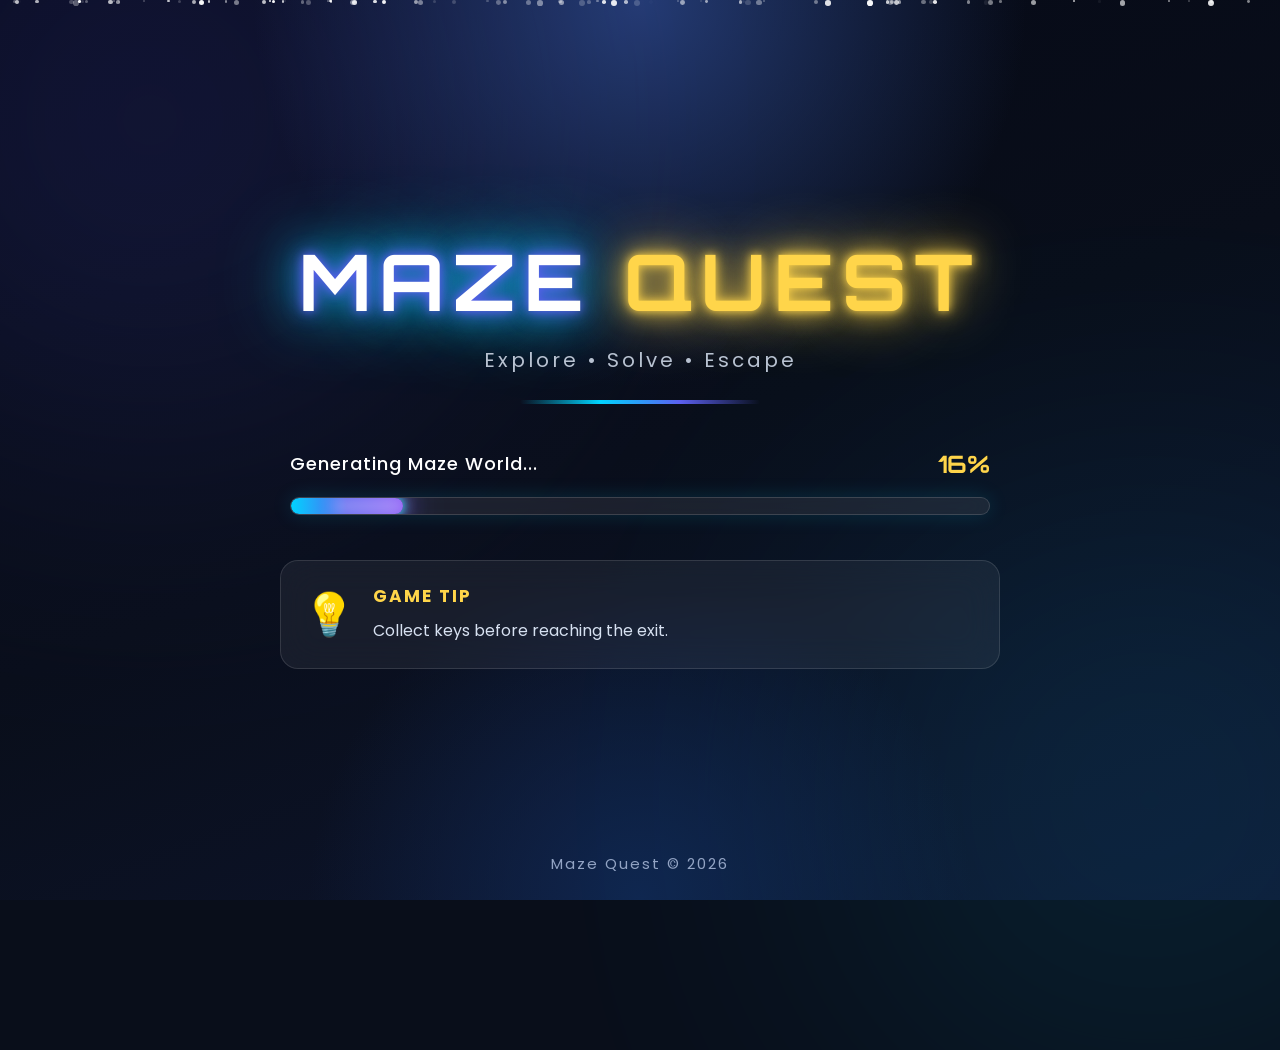
<file: index.html>
<!DOCTYPE html>
<html lang="en">

<head>
    <meta charset="UTF-8">
    <meta name="viewport" content="width=device-width, initial-scale=1.0">

    <title>Maze Quest</title>

    <!-- CSS -->
    <link rel="stylesheet" href="css/splash.css">

    <!-- Google Font -->
    <link rel="preconnect" href="https://fonts.googleapis.com">
    <link rel="preconnect" href="https://fonts.gstatic.com" crossorigin>

    <link href="https://fonts.googleapis.com/css2?family=Orbitron:wght@400;700;900&family=Poppins:wght@300;400;500;600;700&display=swap" rel="stylesheet">

</head>

<body>

    <!-- Animated Background -->
    <div class="background"></div>

    <!-- Floating Particles -->
    <div id="particles"></div>

    <!-- Main Container -->
    <div class="container">

        <!-- Logo -->
        <div class="logo-section">

            <h1 class="logo">
                MAZE
                <span>QUEST</span>
            </h1>

            <p class="tagline">
                Explore • Solve • Escape
            </p>

        </div>

        <!-- Loading Section -->
        <div class="loading-section">

            <div class="loading-text">

                <span id="loadingMessage">
                    Initializing Maze Engine...
                </span>

                <span id="percentage">
                    0%
                </span>

            </div>

            <div class="progress-bar">

                <div class="progress">

                </div>

            </div>

        </div>

        <!-- Tip Box -->

        <div class="tip-box">

            <div class="tip-icon">
                💡
            </div>

            <div class="tip-content">

                <h3>GAME TIP</h3>

                <p id="gameTip">

                    BFS always finds the shortest path in an unweighted maze.

                </p>

            </div>

        </div>

    </div>

    <!-- Footer -->

    <div class="footer">

        Maze Quest © 2026

    </div>

    <!-- JavaScript -->

    <script src="js/splash.js"></script>

</body>

</html>
</file>
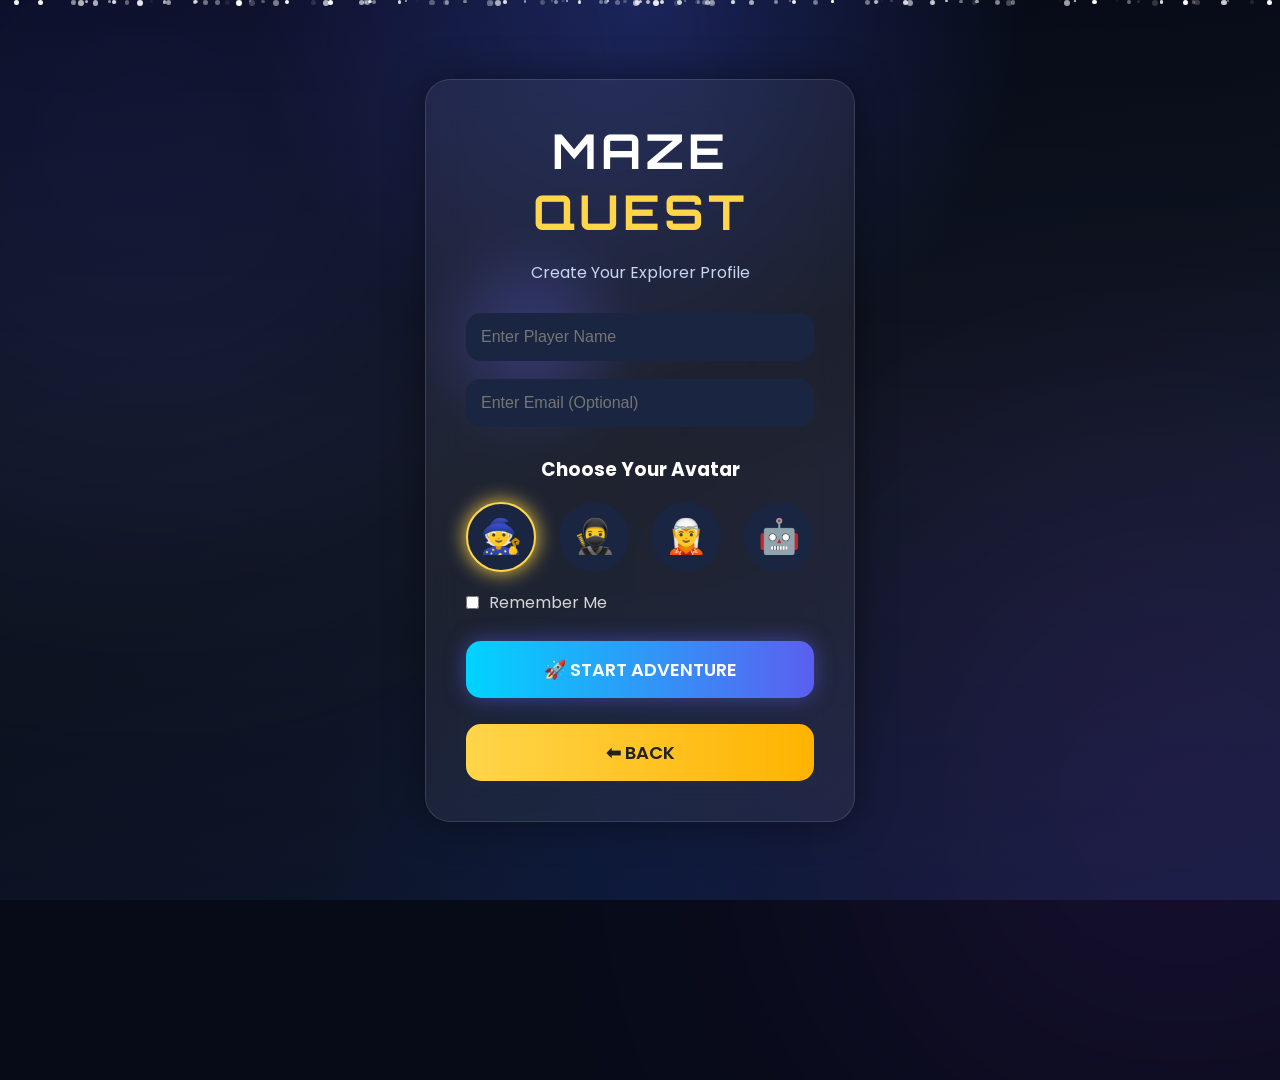
<file: pages/dashboard.html>
<!DOCTYPE html>
<html lang="en">

<head>

    <meta charset="UTF-8">
    <meta name="viewport" content="width=device-width, initial-scale=1.0">

    <title>Maze Quest | Dashboard</title>

    <!-- CSS -->
    <link rel="stylesheet" href="../css/global.css">
    <link rel="stylesheet" href="../css/dashboard.css">

    <!-- Google Fonts -->
    <link rel="preconnect" href="https://fonts.googleapis.com">

    <link rel="preconnect" href="https://fonts.gstatic.com" crossorigin>

    <link href="https://fonts.googleapis.com/css2?family=Orbitron:wght@500;700;900&family=Poppins:wght@300;400;500;600;700&display=swap" rel="stylesheet">

</head>

<body>

    <!-- Background -->
    <div class="background"></div>
    <div class="fog"></div>
    <div id="particles"></div>
    <div class="cursor-glow"></div>

    <!-- ================= HEADER ================= -->

    <header class="top-bar">

        <div class="player-info">

            <div class="avatar" id="playerAvatar">
                🧙
            </div>

            <div>

                <h2 id="playerName">
                    Player
                </h2>

                <p class="rank">
                    Maze Explorer
                </p>

            </div>

        </div>

        <div class="top-icons">

            <button class="icon-btn">
                🔔
            </button>

            <button class="icon-btn" id="settingsBtn">
                ⚙
            </button>

        </div>

    </header>

    <!-- ================= TITLE ================= -->

    <section class="title-section">

        <h1>
            🌟 MAZE QUEST 🌟
        </h1>

        <p>
            Solve • Explore • Escape
        </p>

    </section>

    <!-- ================= PLAYER STATS ================= -->

    <section class="stats">

        <div class="stat-card">

            <h3>🪙 Coins</h3>

            <span id="coins">
                0
            </span>

        </div>

        <div class="stat-card">

            <h3>⭐ Stars</h3>

            <span id="stars">
                0
            </span>

        </div>

        <div class="stat-card">

            <h3>❤️ Lives</h3>

            <span id="lives">
                3
            </span>

        </div>

    </section>

    <!-- ================= XP ================= -->

    <section class="xp-section">

        <div class="xp-text">

            XP Progress

        </div>

        <div class="xp-bar">

            <div class="xp-fill" id="xpFill"></div>

        </div>

    </section>

    <!-- ================= CURRENT LEVEL ================= -->

    <section class="current-level">

        🎯 Current Level :
        <span id="currentLevel">
            1
        </span>

    </section>

    <!-- ================= MENU ================= -->

    <section class="dashboard-menu">

        <button class="menu-card" id="continueBtn">

            ▶ Continue

        </button>

        <button class="menu-card" id="difficultyBtn">

            🎯 Difficulty

        </button>

        <button class="menu-card" id="levelsBtn">

            🗺 Levels

        </button>

        <button class="menu-card" id="profileBtn">

            👤 Profile

        </button>

        <button class="menu-card" id="leaderboardBtn">

            🏆 Leaderboard

        </button>

        <button class="menu-card" id="algorithmBtn">

            🧠 Algorithm Lab

        </button>

        <button class="menu-card" id="achievementBtn">

            🏅 Achievements

        </button>

        <button class="menu-card" id="statisticsBtn">

            📊 Statistics

        </button>

    </section>

    <!-- ================= DAILY CHALLENGE ================= -->

    <section class="daily-box">

        <h2>

            🎁 Daily Challenge

        </h2>

        <p>

            Complete today's maze to earn

            <strong>

                +100 Coins

            </strong>

            and

            <strong>

                +1 Star

            </strong>

        </p>

    </section>

    <!-- ================= FOOTER ================= -->

    <footer>

        <button class="logout-btn" id="logoutBtn">

            🚪 Logout

        </button>

    </footer>

    <!-- JS -->

    <script src="../js/dashboard.js"></script>

</body>

</html>
</file>
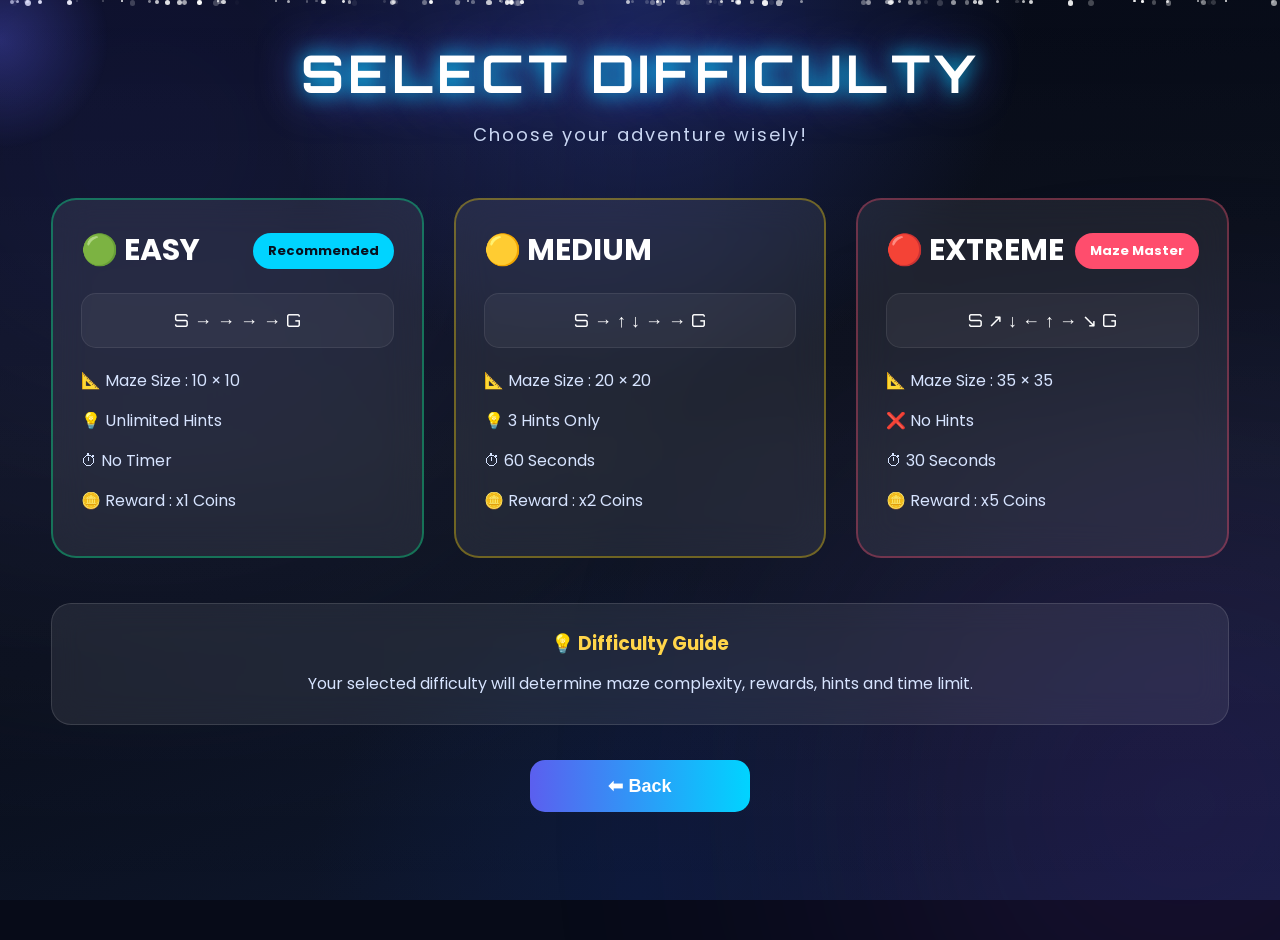
<file: pages/difficulty.html>
<!DOCTYPE html>
<html lang="en">

<head>

    <meta charset="UTF-8">
    <meta name="viewport" content="width=device-width, initial-scale=1.0">

    <title>Maze Quest | Select Difficulty</title>

    <!-- CSS -->
    <link rel="stylesheet" href="../css/global.css">
    <link rel="stylesheet" href="../css/difficulty.css">

    <!-- Google Fonts -->
    <link rel="preconnect" href="https://fonts.googleapis.com">

    <link rel="preconnect" href="https://fonts.gstatic.com" crossorigin>

    <link href="https://fonts.googleapis.com/css2?family=Orbitron:wght@500;700;900&family=Poppins:wght@300;400;500;600;700&display=swap" rel="stylesheet">

</head>

<body>

    <!-- Background -->

    <div class="background"></div>

    <div class="fog"></div>

    <div id="particles"></div>

    <div class="cursor-glow"></div>

    <!-- Main Container -->

    <div class="difficulty-container">

        <!-- Heading -->

        <h1 class="title">

            SELECT DIFFICULTY

        </h1>

        <p class="subtitle">

            Choose your adventure wisely!

        </p>

        <!-- Difficulty Cards -->

        <div class="difficulty-grid">

            <!-- EASY -->

            <div class="difficulty-card easy" id="easy">

                <div class="difficulty-header">

                    <h2>🟢 EASY</h2>

                    <span class="badge">Recommended</span>

                </div>

                <div class="maze-preview">

                    S → → → → G

                </div>

                <ul>

                    <li>📐 Maze Size : 10 × 10</li>

                    <li>💡 Unlimited Hints</li>

                    <li>⏱ No Timer</li>

                    <li>🪙 Reward : x1 Coins</li>

                </ul>

            </div>

            <!-- MEDIUM -->

            <div class="difficulty-card medium" id="medium">

                <div class="difficulty-header">

                    <h2>🟡 MEDIUM</h2>

                </div>

                <div class="maze-preview">

                    S → ↑ ↓ → → G

                </div>

                <ul>

                    <li>📐 Maze Size : 20 × 20</li>

                    <li>💡 3 Hints Only</li>

                    <li>⏱ 60 Seconds</li>

                    <li>🪙 Reward : x2 Coins</li>

                </ul>

            </div>

            <!-- EXTREME -->

            <div class="difficulty-card extreme" id="extreme">

                <div class="difficulty-header">

                    <h2>🔴 EXTREME</h2>

                    <span class="badge danger">Maze Master</span>

                </div>

                <div class="maze-preview">

                    S ↗ ↓ ← ↑ → ↘ G

                </div>

                <ul>

                    <li>📐 Maze Size : 35 × 35</li>

                    <li>❌ No Hints</li>

                    <li>⏱ 30 Seconds</li>

                    <li>🪙 Reward : x5 Coins</li>

                </ul>

            </div>

        </div>

        <!-- Information -->

        <div class="info-box">

            <h3>💡 Difficulty Guide</h3>

            <p>

                Your selected difficulty will determine maze complexity,
                rewards, hints and time limit.

            </p>

        </div>

        <!-- Buttons -->

        <div class="buttons">

            <button id="backBtn" class="back-btn">

                ⬅ Back

            </button>

        </div>

    </div>

    <!-- JS -->

    <script src="../js/difficulty.js"></script>

</body>

</html>
</file>
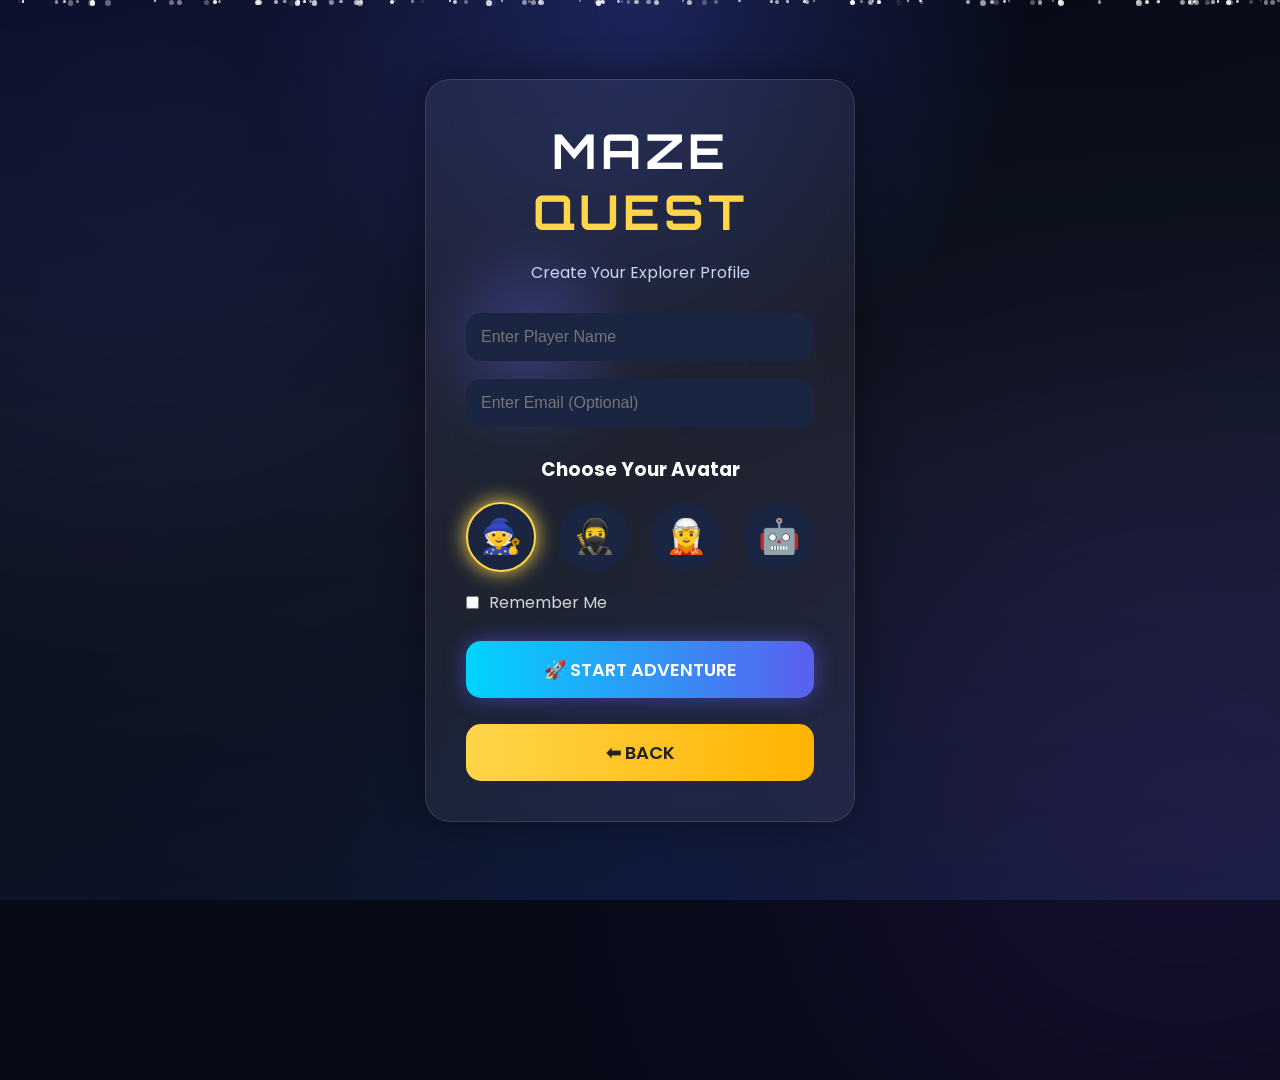
<file: pages/levels.html>
<!DOCTYPE html>
<html lang="en">

<head>

    <meta charset="UTF-8">
    <meta name="viewport" content="width=device-width, initial-scale=1.0">

    <title>Maze Quest | Levels</title>

    <!-- CSS -->

    <link rel="stylesheet" href="../css/global.css">
    <link rel="stylesheet" href="../css/levels.css">

    <!-- Google Fonts -->

    <link rel="preconnect" href="https://fonts.googleapis.com">

    <link rel="preconnect" href="https://fonts.gstatic.com" crossorigin>

    <link href="https://fonts.googleapis.com/css2?family=Orbitron:wght@500;700;900&family=Poppins:wght@300;400;500;600;700&display=swap" rel="stylesheet">

</head>

<body>

    <!-- Background -->

    <div class="background"></div>

    <div class="fog"></div>

    <div id="particles"></div>

    <div class="cursor-glow"></div>

    <!-- ================= HEADER ================= -->

    <header class="top-bar">

        <button id="backBtn" class="back-btn">

            ⬅ Back

        </button>

        <div class="difficulty-box">

            <h2 id="difficultyTitle">

                EASY MODE

            </h2>

            <p id="difficultyInfo">

                10 × 10 Maze • Unlimited Hints

            </p>

        </div>

        <div class="player-box">

            <span id="playerAvatar">

                🧙

            </span>

            <span id="playerName">

                Player

            </span>

        </div>

    </header>

    <!-- ================= TITLE ================= -->

    <section class="title-section">

        <h1>

            SELECT LEVEL

        </h1>

        <p>

            Complete each level to unlock the next adventure.

        </p>

    </section>

    <!-- ================= PROGRESS ================= -->

    <section class="progress-section">

        <div class="progress-card">

            <h3>

                🎯 Current Level

            </h3>

            <span id="currentLevel">

                1

            </span>

        </div>

        <div class="progress-card">

            <h3>

                ⭐ Completed

            </h3>

            <span id="completedLevels">

                0

            </span>

        </div>

        <div class="progress-card">

            <h3>

                🪙 Coins

            </h3>

            <span id="coins">

                0

            </span>

        </div>

    </section>

    <!-- ================= LEVEL GRID ================= -->

    <section>

        <div id="levelsGrid" class="levels-grid">

            <!-- Levels will come from JS -->

        </div>

    </section>

    <!-- ================= LEGEND ================= -->

    <section class="legend">

        <div>🟢 Unlocked</div>

        <div>🔒 Locked</div>

        <div>✅ Completed</div>

        <div>🎁 Reward Level</div>

        <div>👑 Boss Level</div>

    </section>

    <!-- ================= FOOTER ================= -->

    <footer>

        <p>

            Unlock all levels and become the Maze Master!

        </p>

    </footer>

    <!-- JS -->

    <script src="../js/levels.js"></script>

</body>

</html>
</file>
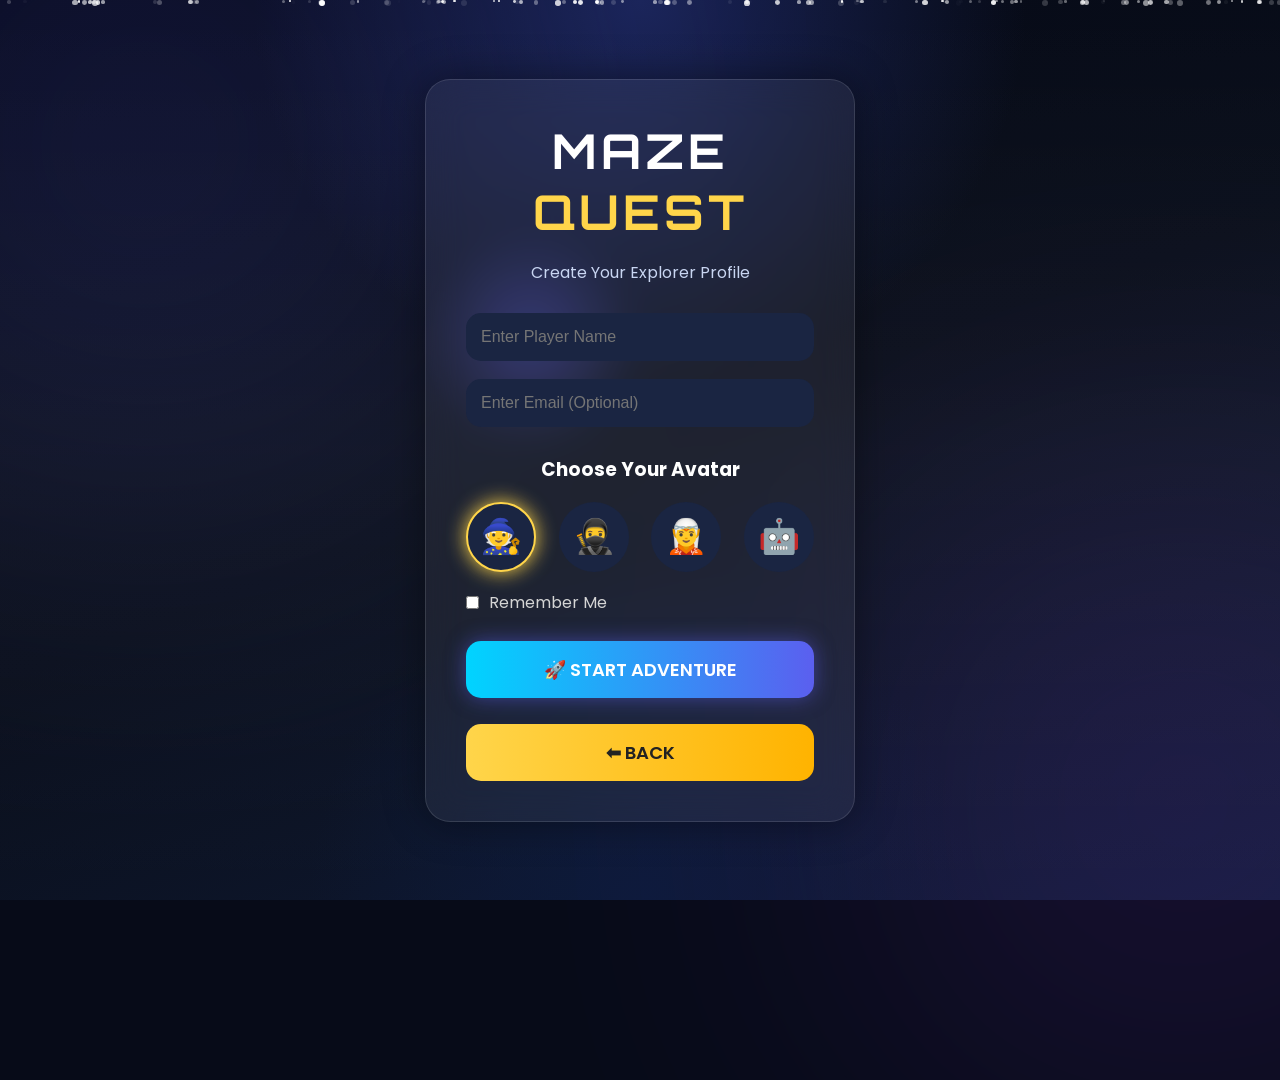
<file: pages/login.html>
<!DOCTYPE html>
<html lang="en">

<head>

    <meta charset="UTF-8">
    <meta name="viewport" content="width=device-width, initial-scale=1.0">

    <title>Maze Quest | Login</title>

    <link rel="stylesheet" href="../css/global.css">
    <link rel="stylesheet" href="../css/login.css">

    <link href="https://fonts.googleapis.com/css2?family=Orbitron:wght@700&family=Poppins:wght@300;400;500;600&display=swap" rel="stylesheet">

</head>

<body>

    <!-- Background -->

    <div class="background"></div>

    <div class="fog"></div>

    <div id="particles"></div>

    <div class="cursor-glow"></div>

    <!-- Login Card -->

    <div class="login-card">

        <h1 class="logo heading glow">
            MAZE <span>QUEST</span>
        </h1>

        <p class="subtitle">
            Create Your Explorer Profile
        </p>

        <!-- Username -->

        <input
            type="text"
            id="username"
            class="input"
            placeholder="Enter Player Name">

        <!-- Email -->

        <input
            type="email"
            id="email"
            class="input"
            placeholder="Enter Email (Optional)">

        <!-- Avatar -->

        <h3 class="avatar-title">
            Choose Your Avatar
        </h3>

        <div class="avatar-container">

            <div class="avatar active">🧙</div>
            <div class="avatar">🥷</div>
            <div class="avatar">🧝</div>
            <div class="avatar">🤖</div>

        </div>

        <!-- Remember -->

        <label class="remember">

            <input type="checkbox" id="remember">

            Remember Me

        </label>

        <!-- Buttons -->

        <button id="startBtn" class="btn btn-primary">

            🚀 START ADVENTURE

        </button>

        <button id="backBtn" class="btn btn-gold">

            ⬅ BACK

        </button>

    </div>

    <script src="../js/login.js"></script>

</body>

</html>
</file>
<file: css/splash.css>
/* ===========================
   MAZE QUEST - SPLASH SCREEN
   PART A
=========================== */

/* Google Font */
@import url('https://fonts.googleapis.com/css2?family=Orbitron:wght@500;700;900&family=Poppins:wght@300;400;500;600&display=swap');

/* ===========================
   VARIABLES
=========================== */

:root{

    --bg:#090E1A;
    --card:#111827;
    --primary:#5B5FEF;
    --secondary:#00D4FF;
    --gold:#FFD54A;
    --text:#F8FAFC;
    --gray:#B8C2D1;

}

/* ===========================
   RESET
=========================== */

*{
    margin:0;
    padding:0;
    box-sizing:border-box;
}

html{
    scroll-behavior:smooth;
}

body{

    overflow:hidden;
    background:var(--bg);

    font-family:'Poppins',sans-serif;

    color:white;

    width:100vw;
    height:100vh;

    display:flex;
    justify-content:center;
    align-items:center;

    position:relative;

}

/* ===========================
   BACKGROUND
=========================== */

.background{

    position:absolute;

    width:100%;
    height:100%;

    background:
    radial-gradient(circle at top,#243B73 0%,transparent 35%),
    radial-gradient(circle at bottom,#10264F 0%,transparent 30%),
    linear-gradient(160deg,#050816,#090E1A,#0E1631);

    z-index:-3;

}

/* Moving Glow */

.background::before{

    content:"";

    position:absolute;

    width:600px;
    height:600px;

    background:#5B5FEF;

    filter:blur(160px);

    opacity:.18;

    border-radius:50%;

    top:-180px;
    left:-150px;

    animation:moveGlow1 12s linear infinite alternate;

}

.background::after{

    content:"";

    position:absolute;

    width:500px;
    height:500px;

    background:#00D4FF;

    filter:blur(170px);

    opacity:.15;

    border-radius:50%;

    bottom:-150px;
    right:-120px;

    animation:moveGlow2 14s linear infinite alternate;

}

/* ===========================
   PARTICLES
=========================== */

#particles{

    position:absolute;

    inset:0;

    overflow:hidden;

    z-index:-2;

}

/* JS particles */

.particle{

    position:absolute;

    border-radius:50%;

    background:white;

    opacity:.8;

    animation:float linear infinite;

}

/* ===========================
   MAIN CONTAINER
=========================== */

.container{

    width:90%;
    max-width:900px;

    display:flex;

    flex-direction:column;

    justify-content:center;

    align-items:center;

    gap:45px;

}

/* ===========================
   LOGO
=========================== */

.logo-section{

    text-align:center;

    animation:fadeDown 1.5s ease;

}

.logo{

    font-family:'Orbitron',sans-serif;

    font-size:78px;

    letter-spacing:8px;

    color:white;

    text-transform:uppercase;

    text-shadow:
    0 0 10px #5B5FEF,
    0 0 20px #5B5FEF,
    0 0 45px #00D4FF,
    0 0 80px #00D4FF;

    animation:logoGlow 2s infinite alternate;

}

.logo span{

    color:var(--gold);

    text-shadow:
    0 0 10px #FFD54A,
    0 0 25px #FFD54A,
    0 0 60px #FFD54A;

}

.tagline{

    margin-top:15px;

    color:var(--gray);

    font-size:20px;

    letter-spacing:3px;

}

/* Decorative Line */

.logo-section::after{

    content:"";

    display:block;

    width:240px;

    height:4px;

    margin:25px auto 0;

    border-radius:50px;

    background:linear-gradient(
    90deg,
    transparent,
    #00D4FF,
    #5B5FEF,
    transparent);

}

/* ===========================
   LOADING SECTION
=========================== */

.loading-section{

    width:100%;

    max-width:700px;

}
/* ===========================
   LOADING TEXT
=========================== */

.loading-text{

    display:flex;

    justify-content:space-between;

    align-items:center;

    margin-bottom:18px;

    color:white;

}

#loadingMessage{

    font-size:18px;

    font-weight:500;

    letter-spacing:1px;

}

#percentage{

    font-size:24px;

    font-weight:bold;

    color:var(--gold);

    font-family:'Orbitron',sans-serif;

}

/* ===========================
   PROGRESS BAR
=========================== */

.progress-bar{

    width:100%;
    height:18px;

    background:rgba(255,255,255,.08);

    border-radius:50px;

    overflow:hidden;

    border:1px solid rgba(255,255,255,.15);

    backdrop-filter:blur(12px);

    box-shadow:
    0 0 20px rgba(0,212,255,.15);

}

.progress{

    width:0%;

    height:100%;

    border-radius:50px;

    background:linear-gradient(
        90deg,
        #00D4FF,
        #5B5FEF,
        #8B5CF6
    );

    box-shadow:
        0 0 10px #00D4FF,
        0 0 25px #5B5FEF,
        0 0 45px #8B5CF6;

    transition:width .25s linear;

    position:relative;

}

.progress::after{

    content:"";

    position:absolute;

    right:0;
    top:0;

    width:70px;
    height:100%;

    background:rgba(255,255,255,.35);

    filter:blur(8px);

}

/* ===========================
   TIP BOX
=========================== */

.tip-box{

    width:100%;
    max-width:720px;

    display:flex;

    gap:18px;

    padding:22px;

    border-radius:18px;

    background:rgba(255,255,255,.06);

    border:1px solid rgba(255,255,255,.12);

    backdrop-filter:blur(18px);

    animation:fadeUp 1.5s ease;

}

.tip-icon{

    font-size:42px;

}

.tip-content h3{

    color:var(--gold);

    font-size:17px;

    margin-bottom:8px;

    letter-spacing:2px;

}

.tip-content p{

    color:#d7e1f1;

    line-height:1.7;

}

/* ===========================
   FOOTER
=========================== */

.footer{

    position:absolute;

    bottom:25px;

    width:100%;

    text-align:center;

    color:#93a4c4;

    font-size:15px;

    letter-spacing:2px;

}

/* ===========================
   ANIMATIONS
=========================== */

@keyframes logoGlow{

    from{

        transform:scale(1);

    }

    to{

        transform:scale(1.04);

    }

}

@keyframes fadeDown{

    from{

        opacity:0;

        transform:translateY(-60px);

    }

    to{

        opacity:1;

        transform:translateY(0);

    }

}

@keyframes fadeUp{

    from{

        opacity:0;

        transform:translateY(60px);

    }

    to{

        opacity:1;

        transform:translateY(0);

    }

}

@keyframes moveGlow1{

    from{

        transform:translate(0,0);

    }

    to{

        transform:translate(120px,100px);

    }

}

@keyframes moveGlow2{

    from{

        transform:translate(0,0);

    }

    to{

        transform:translate(-120px,-80px);

    }

}

@keyframes float{

    from{

        transform:translateY(100vh);

        opacity:0;

    }

    20%{

        opacity:.9;

    }

    80%{

        opacity:.7;

    }

    to{

        transform:translateY(-120vh);

        opacity:0;

    }

}

/* ===========================
   RESPONSIVE
=========================== */

@media(max-width:992px){

.logo{

    font-size:60px;

}

.tagline{

    font-size:18px;

}

}

@media(max-width:768px){

.container{

    gap:35px;

}

.logo{

    font-size:45px;

    letter-spacing:4px;

}

.tagline{

    font-size:16px;

}

.loading-text{

    flex-direction:column;

    gap:10px;

}

.tip-box{

    flex-direction:column;

    text-align:center;

}

.tip-icon{

    font-size:34px;

}

}

@media(max-width:480px){

.logo{

    font-size:34px;

}

.tagline{

    font-size:14px;

}

#loadingMessage{

    font-size:15px;

}

#percentage{

    font-size:20px;

}

.progress-bar{

    height:14px;

}

.tip-content h3{

    font-size:15px;

}

.tip-content p{

    font-size:14px;

}

.footer{

    font-size:12px;

}

}
</file>
<file: css/global.css>
/*============================

        MAZE QUEST
      GLOBAL STYLES

=============================*/

@import url('https://fonts.googleapis.com/css2?family=Orbitron:wght@500;700;900&family=Poppins:wght@300;400;500;600;700&display=swap');

:root{

--primary:#5B5FEF;
--secondary:#00D4FF;
--gold:#FFD54A;
--danger:#FF4D6D;
--success:#22C55E;

--bg:#070B18;

--card:#131C2F;

--white:#F8FAFC;

--gray:#A9B5C9;

--shadow:
0 10px 40px rgba(0,0,0,.35);

}

*{

margin:0;

padding:0;

box-sizing:border-box;

}

html{

scroll-behavior:smooth;

}

body{

font-family:'Poppins',sans-serif;

background:var(--bg);

color:white;

overflow-x:hidden;

}

/* Container */

.container{

width:90%;

max-width:1400px;

margin:auto;

}

/* Buttons */

.btn{

padding:15px 40px;

border:none;

border-radius:15px;

cursor:pointer;

font-size:18px;

font-weight:600;

transition:.35s;

font-family:'Poppins';

}

/* Primary */

.btn-primary{

background:linear-gradient(
90deg,
#00D4FF,
#5B5FEF);

color:white;

box-shadow:
0 0 20px rgba(91,95,239,.5);

}

.btn-primary:hover{

transform:translateY(-5px);

box-shadow:
0 0 40px rgba(91,95,239,.8);

}

/* Gold */

.btn-gold{

background:linear-gradient(
90deg,
#FFD54A,
#FFB300);

color:#222;

}

.btn-gold:hover{

transform:translateY(-5px);

}

/* Card */

.card{

background:rgba(255,255,255,.05);

border:1px solid rgba(255,255,255,.08);

backdrop-filter:blur(20px);

border-radius:20px;

box-shadow:var(--shadow);

}

/* Input */

.input{

width:100%;

padding:15px;

border-radius:15px;

background:#1B2742;

border:none;

outline:none;

color:white;

font-size:16px;

}

/* Heading */

.heading{

font-family:'Orbitron';

letter-spacing:2px;

}

/* Glow */

.glow{

animation:glow 2s infinite alternate;

}

@keyframes glow{

from{

filter:drop-shadow(0 0 10px #5B5FEF);

}

to{

filter:drop-shadow(0 0 35px #00D4FF);

}

}

/* Fade */

.fade{

animation:fade .8s ease;

}

@keyframes fade{

from{

opacity:0;

transform:translateY(20px);

}

to{

opacity:1;

transform:translateY(0);

}

}
</file>
<file: css/dashboard.css>
/*==========================================
        MAZE QUEST - DASHBOARD
==========================================*/

*{
    margin:0;
    padding:0;
    box-sizing:border-box;
}

body{

    width:100%;
    min-height:100vh;

    overflow-x:hidden;

    font-family:'Poppins',sans-serif;

    background:#070B18;

    color:white;

    position:relative;

}

/*==================================
        BACKGROUND
==================================*/

.background{

    position:fixed;

    inset:0;

    background:
    radial-gradient(circle at top,#1A2458 0%,transparent 35%),
    radial-gradient(circle at bottom,#0D1A3B 0%,transparent 30%),
    linear-gradient(160deg,#050816,#090E1A,#111C38);

    z-index:-5;

}

.background::before{

    content:"";

    position:absolute;

    width:650px;
    height:650px;

    background:#5B5FEF;

    border-radius:50%;

    filter:blur(180px);

    opacity:.18;

    top:-180px;
    left:-180px;

    animation:moveGlow1 15s infinite alternate;

}

.background::after{

    content:"";

    position:absolute;

    width:550px;
    height:550px;

    background:#9333EA;

    border-radius:50%;

    filter:blur(180px);

    opacity:.18;

    bottom:-180px;
    right:-180px;

    animation:moveGlow2 18s infinite alternate;

}

/*==================================
            FOG
==================================*/

.fog{

    position:fixed;

    inset:0;

    background:
    linear-gradient(
    transparent,
    rgba(255,255,255,.03),
    transparent
    );

    animation:fogMove 18s linear infinite;

    z-index:-4;

}

/*==================================
        PARTICLES
==================================*/

#particles{

    position:fixed;

    inset:0;

    overflow:hidden;

    z-index:-3;

}

.particle{

    position:absolute;

    border-radius:50%;

    background:white;

    animation:float linear infinite;

}

/*==================================
        HEADER
==================================*/

.top-bar{

    width:95%;

    margin:20px auto;

    display:flex;

    justify-content:space-between;

    align-items:center;

}

.player-info{

    display:flex;

    align-items:center;

    gap:15px;

}

.avatar{

    width:70px;

    height:70px;

    border-radius:50%;

    display:flex;

    justify-content:center;

    align-items:center;

    font-size:35px;

    background:rgba(255,255,255,.08);

    border:2px solid #00D4FF;

    box-shadow:0 0 20px #00D4FF;

}

.rank{

    color:#C9D6F2;

    margin-top:5px;

}

.top-icons{

    display:flex;

    gap:15px;

}

.icon-btn{

    width:50px;

    height:50px;

    border:none;

    border-radius:50%;

    cursor:pointer;

    background:rgba(255,255,255,.08);

    color:white;

    font-size:20px;

    transition:.3s;

}

.icon-btn:hover{

    transform:scale(1.1);

    background:#5B5FEF;

}

/*==================================
        TITLE
==================================*/

.title-section{

    text-align:center;

    margin:30px 0;

}

.title-section h1{

    font-size:48px;

    font-family:'Orbitron';

    text-shadow:
    0 0 20px #00D4FF,
    0 0 40px #5B5FEF;

}

.title-section p{

    color:#C9D6F2;

    margin-top:10px;

    letter-spacing:3px;

}

/*==================================
        STATS
==================================*/

.stats{

    width:90%;

    margin:auto;

    display:grid;

    grid-template-columns:repeat(3,1fr);

    gap:20px;

}

.stat-card{

    background:rgba(255,255,255,.08);

    backdrop-filter:blur(15px);

    border-radius:20px;

    padding:25px;

    text-align:center;

    border:1px solid rgba(255,255,255,.1);

    transition:.3s;

}

.stat-card:hover{

    transform:translateY(-8px);

    box-shadow:0 0 25px #00D4FF;

}

.stat-card h3{

    margin-bottom:15px;

}

.stat-card span{

    font-size:28px;

    font-weight:bold;

}
/*==================================
        XP SECTION
==================================*/

.xp-section{

    width:90%;

    margin:35px auto;

}

.xp-text{

    margin-bottom:10px;

    font-size:18px;

    font-weight:600;

}

.xp-bar{

    width:100%;

    height:22px;

    background:rgba(255,255,255,.08);

    border-radius:30px;

    overflow:hidden;

    border:1px solid rgba(255,255,255,.1);

}

.xp-fill{

    width:45%;

    height:100%;

    border-radius:30px;

    background:linear-gradient(90deg,#00D4FF,#5B5FEF);

    box-shadow:0 0 20px #00D4FF;

    animation:xpAnimation 2s ease;

}

/*==================================
        CURRENT LEVEL
==================================*/

.current-level{

    width:90%;

    margin:25px auto;

    text-align:center;

    font-size:24px;

    font-weight:600;

    color:#FFD54A;

}

/*==================================
        DASHBOARD MENU
==================================*/

.dashboard-menu{

    width:90%;

    margin:40px auto;

    display:grid;

    grid-template-columns:repeat(auto-fit,minmax(220px,1fr));

    gap:25px;

}

.menu-card{

    padding:22px;

    border:none;

    border-radius:20px;

    cursor:pointer;

    color:white;

    font-size:18px;

    font-weight:600;

    background:rgba(255,255,255,.08);

    backdrop-filter:blur(15px);

    border:1px solid rgba(255,255,255,.1);

    transition:.35s;

}

.menu-card:hover{

    transform:translateY(-8px) scale(1.03);

    background:linear-gradient(135deg,#00D4FF,#5B5FEF);

    box-shadow:0 0 25px #00D4FF;

}

/*==================================
        DAILY CHALLENGE
==================================*/

.daily-box{

    width:90%;

    margin:40px auto;

    padding:30px;

    text-align:center;

    border-radius:25px;

    background:rgba(255,255,255,.08);

    backdrop-filter:blur(15px);

    border:1px solid rgba(255,255,255,.12);

}

.daily-box h2{

    margin-bottom:15px;

    color:#FFD54A;

}

.daily-box p{

    color:#D7E4FF;

    line-height:1.8;

}

/*==================================
        FOOTER
==================================*/

footer{

    text-align:center;

    margin:50px 0;

}

.logout-btn{

    width:220px;

    padding:16px;

    border:none;

    border-radius:15px;

    cursor:pointer;

    font-size:18px;

    font-weight:600;

    color:white;

    background:linear-gradient(90deg,#FF4D6D,#D90429);

    transition:.3s;

}

.logout-btn:hover{

    transform:scale(1.05);

    box-shadow:0 0 25px #FF4D6D;

}

/*==================================
        CURSOR GLOW
==================================*/

.cursor-glow{

    position:fixed;

    width:220px;

    height:220px;

    border-radius:50%;

    background:radial-gradient(circle,
    rgba(91,95,239,.35),
    transparent 70%);

    pointer-events:none;

    transform:translate(-50%,-50%);

    z-index:-1;

    transition:.08s linear;

}

/*==================================
        ANIMATIONS
==================================*/

@keyframes moveGlow1{

    from{

        transform:translate(0,0);

    }

    to{

        transform:translate(120px,80px);

    }

}

@keyframes moveGlow2{

    from{

        transform:translate(0,0);

    }

    to{

        transform:translate(-120px,-80px);

    }

}

@keyframes fogMove{

    from{

        transform:translateX(-10%);

    }

    to{

        transform:translateX(10%);

    }

}

@keyframes float{

    0%{

        transform:translateY(110vh);

        opacity:0;

    }

    20%{

        opacity:1;

    }

    80%{

        opacity:.7;

    }

    100%{

        transform:translateY(-120vh);

        opacity:0;

    }

}

@keyframes xpAnimation{

    from{

        width:0;

    }

    to{

        width:45%;

    }

}

/*==================================
        RESPONSIVE
==================================*/

@media(max-width:992px){

    .stats{

        grid-template-columns:1fr;

    }

    .dashboard-menu{

        grid-template-columns:repeat(2,1fr);

    }

}

@media(max-width:600px){

    .title-section h1{

        font-size:34px;

    }

    .dashboard-menu{

        grid-template-columns:1fr;

    }

    .top-bar{

        flex-direction:column;

        gap:20px;

    }

    .avatar{

        width:60px;

        height:60px;

        font-size:28px;

    }

    .current-level{

        font-size:20px;

    }

    .logout-btn{

        width:90%;

    }

}
</file>
<file: css/difficulty.css>
/*==========================================
        MAZE QUEST - DIFFICULTY PAGE
==========================================*/

*{
    margin:0;
    padding:0;
    box-sizing:border-box;
}

body{

    width:100%;
    min-height:100vh;

    overflow-x:hidden;

    font-family:'Poppins',sans-serif;

    background:#070B18;

    color:white;

    position:relative;

}

/*==================================
        BACKGROUND
==================================*/

.background{

    position:fixed;

    inset:0;

    background:
    radial-gradient(circle at top,#1A2458 0%,transparent 35%),
    radial-gradient(circle at bottom,#0D1A3B 0%,transparent 30%),
    linear-gradient(160deg,#050816,#090E1A,#111C38);

    z-index:-5;

}

.background::before{

    content:"";

    position:absolute;

    width:650px;
    height:650px;

    background:#5B5FEF;

    border-radius:50%;

    filter:blur(180px);

    opacity:.18;

    top:-180px;
    left:-180px;

    animation:moveGlow1 15s infinite alternate;

}

.background::after{

    content:"";

    position:absolute;

    width:550px;
    height:550px;

    background:#9333EA;

    border-radius:50%;

    filter:blur(180px);

    opacity:.18;

    bottom:-180px;
    right:-180px;

    animation:moveGlow2 18s infinite alternate;

}

/*==================================
            FOG
==================================*/

.fog{

    position:fixed;

    inset:0;

    background:

    linear-gradient(

    transparent,

    rgba(255,255,255,.03),

    transparent

    );

    animation:fogMove 18s linear infinite;

    z-index:-4;

}

/*==================================
        PARTICLES
==================================*/

#particles{

    position:fixed;

    inset:0;

    overflow:hidden;

    z-index:-3;

}

.particle{

    position:absolute;

    border-radius:50%;

    background:white;

    animation:float linear infinite;

}

/*==================================
        MAIN CONTAINER
==================================*/

.difficulty-container{

    width:92%;

    max-width:1300px;

    margin:40px auto;

    display:flex;

    flex-direction:column;

    align-items:center;

}

/*==================================
        TITLE
==================================*/

.title{

    font-size:52px;

    font-family:'Orbitron',sans-serif;

    letter-spacing:4px;

    text-shadow:

    0 0 20px #00D4FF,

    0 0 45px #5B5FEF;

}

.subtitle{

    margin-top:15px;

    color:#C9D6F2;

    font-size:18px;

    letter-spacing:2px;

}

/*==================================
        GRID
==================================*/

.difficulty-grid{

    width:100%;

    margin-top:50px;

    display:grid;

    grid-template-columns:repeat(3,1fr);

    gap:30px;

}

/*==================================
        CARD
==================================*/

.difficulty-card{

    background:rgba(255,255,255,.08);

    backdrop-filter:blur(18px);

    border-radius:25px;

    padding:28px;

    border:1px solid rgba(255,255,255,.12);

    transition:.4s;

    cursor:pointer;

    position:relative;

    overflow:hidden;

}

.difficulty-card:hover{

    transform:translateY(-12px) scale(1.03);

}

/*==================================
        HEADER
==================================*/

.difficulty-header{

    display:flex;

    justify-content:space-between;

    align-items:center;

    margin-bottom:20px;

}

.difficulty-header h2{

    font-size:30px;

}

.badge{

    padding:8px 15px;

    border-radius:30px;

    background:#00D4FF;

    color:#08111F;

    font-size:13px;

    font-weight:700;

}

.danger{

    background:#FF4D6D;

    color:white;

}

/*==================================
        MAZE PREVIEW
==================================*/

.maze-preview{

    margin:20px 0;

    padding:15px;

    border-radius:15px;

    text-align:center;

    font-family:'Orbitron';

    font-size:18px;

    background:rgba(255,255,255,.05);

    border:1px solid rgba(255,255,255,.08);

}

/*==================================
        LIST
==================================*/

.difficulty-card ul{

    list-style:none;

}

.difficulty-card li{

    margin:15px 0;

    color:#D7E4FF;

    font-size:16px;

}
/*==================================
        EASY CARD
==================================*/

.easy{

    border:2px solid rgba(0,255,150,.35);

}

.easy:hover{

    box-shadow:

    0 0 25px #00FF99,

    0 0 60px rgba(0,255,150,.35);

}


/*==================================
        MEDIUM CARD
==================================*/

.medium{

    border:2px solid rgba(255,215,0,.35);

}

.medium:hover{

    box-shadow:

    0 0 25px #FFD700,

    0 0 60px rgba(255,215,0,.35);

}


/*==================================
        EXTREME CARD
==================================*/

.extreme{

    border:2px solid rgba(255,77,109,.35);

}

.extreme:hover{

    box-shadow:

    0 0 25px #FF4D6D,

    0 0 60px rgba(255,77,109,.35);

}


/*==================================
        SELECTED CARD
==================================*/

.difficulty-card.selected{

    transform:scale(1.05);

    border:2px solid #00D4FF;

    box-shadow:

    0 0 35px #00D4FF,

    0 0 70px rgba(0,212,255,.45);

}


/*==================================
        INFO BOX
==================================*/

.info-box{

    width:100%;

    margin-top:45px;

    padding:25px;

    text-align:center;

    border-radius:20px;

    background:rgba(255,255,255,.08);

    backdrop-filter:blur(15px);

    border:1px solid rgba(255,255,255,.12);

}

.info-box h3{

    color:#FFD54A;

    margin-bottom:12px;

}

.info-box p{

    color:#D7E4FF;

    line-height:1.8;

}


/*==================================
        BUTTONS
==================================*/

.buttons{

    margin-top:35px;

}

.back-btn{

    width:220px;

    padding:15px;

    border:none;

    border-radius:15px;

    cursor:pointer;

    color:white;

    font-size:18px;

    font-weight:600;

    background:linear-gradient(90deg,#5B5FEF,#00D4FF);

    transition:.35s;

}

.back-btn:hover{

    transform:scale(1.05);

    box-shadow:

    0 0 25px #00D4FF;

}


/*==================================
        CURSOR GLOW
==================================*/

.cursor-glow{

    position:fixed;

    width:220px;

    height:220px;

    border-radius:50%;

    background:

    radial-gradient(circle,

    rgba(91,95,239,.35),

    transparent 70%);

    pointer-events:none;

    transform:translate(-50%,-50%);

    z-index:-1;

    transition:.08s linear;

}


/*==================================
        ANIMATIONS
==================================*/

@keyframes moveGlow1{

    from{

        transform:translate(0,0);

    }

    to{

        transform:translate(120px,80px);

    }

}

@keyframes moveGlow2{

    from{

        transform:translate(0,0);

    }

    to{

        transform:translate(-120px,-80px);

    }

}

@keyframes fogMove{

    from{

        transform:translateX(-10%);

    }

    to{

        transform:translateX(10%);

    }

}

@keyframes float{

    0%{

        transform:translateY(110vh);

        opacity:0;

    }

    20%{

        opacity:1;

    }

    80%{

        opacity:.7;

    }

    100%{

        transform:translateY(-120vh);

        opacity:0;

    }

}

@keyframes pulse{

    0%{

        transform:scale(1);

    }

    50%{

        transform:scale(1.03);

    }

    100%{

        transform:scale(1);

    }

}


/*==================================
        RESPONSIVE
==================================*/

@media(max-width:1100px){

    .difficulty-grid{

        grid-template-columns:1fr;

    }

}

@media(max-width:768px){

    .title{

        font-size:36px;

    }

    .subtitle{

        font-size:16px;

    }

    .difficulty-card{

        padding:20px;

    }

    .difficulty-header h2{

        font-size:24px;

    }

    .maze-preview{

        font-size:16px;

    }

    .back-btn{

        width:100%;

    }

}
</file>
<file: css/levels.css>
/*==========================================
        MAZE QUEST - LEVELS PAGE
==========================================*/

*{
    margin:0;
    padding:0;
    box-sizing:border-box;
}

body{

    width:100%;
    min-height:100vh;

    overflow-x:hidden;

    font-family:'Poppins',sans-serif;

    background:#070B18;

    color:white;

    position:relative;

}

/*==================================
        BACKGROUND
==================================*/

.background{

    position:fixed;

    inset:0;

    background:
    radial-gradient(circle at top,#1A2458 0%,transparent 35%),
    radial-gradient(circle at bottom,#0D1A3B 0%,transparent 30%),
    linear-gradient(160deg,#050816,#090E1A,#111C38);

    z-index:-5;

}

.background::before{

    content:"";

    position:absolute;

    width:650px;
    height:650px;

    background:#5B5FEF;

    border-radius:50%;

    filter:blur(180px);

    opacity:.18;

    top:-180px;
    left:-180px;

    animation:moveGlow1 15s infinite alternate;

}

.background::after{

    content:"";

    position:absolute;

    width:550px;
    height:550px;

    background:#9333EA;

    border-radius:50%;

    filter:blur(180px);

    opacity:.18;

    bottom:-180px;
    right:-180px;

    animation:moveGlow2 18s infinite alternate;

}

/*==================================
            FOG
==================================*/

.fog{

    position:fixed;

    inset:0;

    background:

    linear-gradient(

    transparent,

    rgba(255,255,255,.03),

    transparent

    );

    animation:fogMove 18s linear infinite;

    z-index:-4;

}

/*==================================
        PARTICLES
==================================*/

#particles{

    position:fixed;

    inset:0;

    overflow:hidden;

    z-index:-3;

}

.particle{

    position:absolute;

    border-radius:50%;

    background:white;

    animation:float linear infinite;

}

/*==================================
        HEADER
==================================*/

.top-bar{

    width:95%;

    margin:25px auto;

    display:flex;

    justify-content:space-between;

    align-items:center;

}

.back-btn{

    padding:14px 22px;

    border:none;

    border-radius:12px;

    cursor:pointer;

    color:white;

    font-size:16px;

    background:linear-gradient(90deg,#5B5FEF,#00D4FF);

    transition:.3s;

}

.back-btn:hover{

    transform:scale(1.05);

    box-shadow:0 0 20px #00D4FF;

}

.difficulty-box{

    text-align:center;

}

.difficulty-box h2{

    font-family:'Orbitron';

    font-size:28px;

}

.difficulty-box p{

    margin-top:8px;

    color:#C9D6F2;

}

.player-box{

    display:flex;

    align-items:center;

    gap:10px;

    font-size:22px;

}

#playerAvatar{

    font-size:35px;

}

/*==================================
        TITLE
==================================*/

.title-section{

    text-align:center;

    margin-top:40px;

}

.title-section h1{

    font-size:50px;

    font-family:'Orbitron';

    text-shadow:

    0 0 20px #00D4FF,

    0 0 45px #5B5FEF;

}

.title-section p{

    margin-top:12px;

    color:#C9D6F2;

}

/*==================================
        PROGRESS
==================================*/

.progress-section{

    width:90%;

    margin:45px auto;

    display:grid;

    grid-template-columns:repeat(3,1fr);

    gap:25px;

}

.progress-card{

    background:rgba(255,255,255,.08);

    backdrop-filter:blur(15px);

    border-radius:20px;

    padding:25px;

    text-align:center;

    border:1px solid rgba(255,255,255,.12);

    transition:.3s;

}

.progress-card:hover{

    transform:translateY(-8px);

    box-shadow:0 0 20px #00D4FF;

}

.progress-card h3{

    margin-bottom:15px;

}

.progress-card span{

    font-size:28px;

    font-weight:bold;

}

/*==================================
        LEVEL GRID
==================================*/

.levels-grid{

    width:90%;

    margin:50px auto;

    display:grid;

    grid-template-columns:repeat(auto-fill,minmax(150px,1fr));

    gap:25px;

}
/*==================================
        LEVEL CARDS
==================================*/

.level-card{

    background:rgba(255,255,255,.08);

    backdrop-filter:blur(15px);

    border-radius:20px;

    padding:20px;

    text-align:center;

    border:2px solid transparent;

    cursor:pointer;

    transition:.35s;

    position:relative;

    overflow:hidden;

}

.level-card h3{

    margin:12px 0;

    font-size:22px;

    font-family:'Orbitron',sans-serif;

}

.level-card p{

    font-size:14px;

    color:#D7E4FF;

}


/*==================================
        UNLOCKED
==================================*/

.level-card.unlocked{

    border-color:#00FF99;

}

.level-card.unlocked:hover{

    transform:translateY(-8px) scale(1.05);

    box-shadow:

    0 0 25px #00FF99,

    0 0 60px rgba(0,255,153,.35);

}


/*==================================
        LOCKED
==================================*/

.level-card.locked{

    opacity:.45;

    cursor:not-allowed;

    border-color:#666;

}

.level-card.locked:hover{

    transform:none;

}


/*==================================
        COMPLETED
==================================*/

.level-card.completed{

    border-color:#FFD700;

    box-shadow:

    0 0 20px #FFD700;

}

.level-card.completed::after{

    content:"✔";

    position:absolute;

    top:10px;

    right:12px;

    color:#FFD700;

    font-size:20px;

}


/*==================================
        REWARD LEVEL
==================================*/

.level-card.reward{

    border-color:#00D4FF;

}

.level-card.reward::before{

    content:"🎁";

    position:absolute;

    top:10px;

    left:12px;

    font-size:22px;

}


/*==================================
        BOSS LEVEL
==================================*/

.level-card.boss{

    border-color:#FF4D6D;

}

.level-card.boss::before{

    content:"👑";

    position:absolute;

    top:10px;

    left:12px;

    font-size:22px;

}

.level-card.boss:hover{

    box-shadow:

    0 0 30px #FF4D6D,

    0 0 60px rgba(255,77,109,.4);

}


/*==================================
        LEGEND
==================================*/

.legend{

    width:90%;

    margin:40px auto;

    display:flex;

    justify-content:center;

    flex-wrap:wrap;

    gap:25px;

    padding:20px;

    background:rgba(255,255,255,.08);

    backdrop-filter:blur(15px);

    border-radius:20px;

}

.legend div{

    font-size:15px;

}


/*==================================
        FOOTER
==================================*/

footer{

    margin:40px 0;

    text-align:center;

    color:#C9D6F2;

}


/*==================================
        CURSOR GLOW
==================================*/

.cursor-glow{

    position:fixed;

    width:220px;

    height:220px;

    border-radius:50%;

    background:

    radial-gradient(circle,

    rgba(91,95,239,.35),

    transparent 70%);

    pointer-events:none;

    transform:translate(-50%,-50%);

    z-index:-1;

    transition:.08s linear;

}


/*==================================
        ANIMATIONS
==================================*/

@keyframes moveGlow1{

    from{

        transform:translate(0,0);

    }

    to{

        transform:translate(120px,80px);

    }

}

@keyframes moveGlow2{

    from{

        transform:translate(0,0);

    }

    to{

        transform:translate(-120px,-80px);

    }

}

@keyframes fogMove{

    from{

        transform:translateX(-10%);

    }

    to{

        transform:translateX(10%);

    }

}

@keyframes float{

    0%{

        transform:translateY(110vh);

        opacity:0;

    }

    20%{

        opacity:1;

    }

    80%{

        opacity:.7;

    }

    100%{

        transform:translateY(-120vh);

        opacity:0;

    }

}


/*==================================
        RESPONSIVE
==================================*/

@media(max-width:992px){

    .progress-section{

        grid-template-columns:1fr;

    }

}

@media(max-width:768px){

    .top-bar{

        flex-direction:column;

        gap:20px;

    }

    .title-section h1{

        font-size:36px;

    }

    .levels-grid{

        grid-template-columns:repeat(2,1fr);

    }

}

@media(max-width:480px){

    .levels-grid{

        grid-template-columns:1fr;

    }

    .legend{

        flex-direction:column;

        align-items:center;

    }

}
</file>
<file: css/login.css>
/*==========================================
        MAZE QUEST - LOGIN PAGE
==========================================*/

/* Body */

body{

    margin:0;
    padding:0;

    width:100%;
    height:100vh;

    overflow:hidden;

    display:flex;
    justify-content:center;
    align-items:center;

    position:relative;

    background:#070B18;

    font-family:'Poppins',sans-serif;

}


/*==================================
        BACKGROUND
==================================*/

.background{

    position:absolute;
    inset:0;

    background:
    radial-gradient(circle at top,#1A2458 0%,transparent 35%),
    radial-gradient(circle at bottom,#0D1A3B 0%,transparent 30%),
    linear-gradient(160deg,#050816,#090E1A,#111C38);

    z-index:-5;

}


.background::before{

    content:"";

    position:absolute;

    width:650px;
    height:650px;

    top:-180px;
    left:-180px;

    border-radius:50%;

    background:#5B5FEF;

    filter:blur(180px);

    opacity:.18;

    animation:moveGlow1 15s infinite alternate;

}


.background::after{

    content:"";

    position:absolute;

    width:550px;
    height:550px;

    bottom:-180px;
    right:-180px;

    border-radius:50%;

    background:#9333EA;

    filter:blur(180px);

    opacity:.18;

    animation:moveGlow2 18s infinite alternate;

}


/*==================================
            FOG
==================================*/

.fog{

    position:absolute;

    inset:0;

    background:

    linear-gradient(

    transparent,

    rgba(255,255,255,.03),

    transparent

    );

    animation:fogMove 18s linear infinite;

    z-index:-4;

}


/*==================================
        PARTICLES
==================================*/

#particles{

    position:absolute;

    inset:0;

    overflow:hidden;

    z-index:-3;

}


.particle{

    position:absolute;

    border-radius:50%;

    background:white;

    animation:float linear infinite;

}


/*==================================
        LOGIN CARD
==================================*/

.login-card{

    width:430px;

    padding:40px;

    border-radius:25px;

    background:rgba(255,255,255,.06);

    backdrop-filter:blur(18px);

    border:1px solid rgba(255,255,255,.12);

    box-shadow:

    0 0 40px rgba(0,0,0,.4);

    display:flex;

    flex-direction:column;

    gap:18px;

}


/*==================================
        LOGO
==================================*/

.logo{

    font-size:48px;

    text-align:center;

    color:white;

    letter-spacing:4px;

}


.logo span{

    color:#FFD54A;

}


.subtitle{

    text-align:center;

    color:#C9D6F2;

    margin-bottom:10px;

}


/*==================================
            INPUT
==================================*/

.input{

    width:100%;

    padding:15px;

    border-radius:15px;

    border:none;

    outline:none;

    background:#1A2542;

    color:white;

    font-size:16px;

    transition:.3s;

}


.input:focus{

    box-shadow:

    0 0 20px #5B5FEF;

}


/*==================================
        AVATAR
==================================*/

.avatar-title{

    text-align:center;

    margin-top:10px;

}


.avatar-container{

    display:flex;

    justify-content:space-between;

    gap:15px;

}


.avatar{

    width:70px;

    height:70px;

    border-radius:50%;

    background:#1A2542;

    display:flex;

    justify-content:center;

    align-items:center;

    font-size:34px;

    cursor:pointer;

    transition:.35s;

    border:2px solid transparent;

}


.avatar:hover{

    transform:scale(1.12);

    border-color:#00D4FF;

    box-shadow:

    0 0 20px #00D4FF;

}


.avatar.active{

    border-color:#FFD54A;

    box-shadow:

    0 0 20px #FFD54A;

}


/*==================================
        REMEMBER
==================================*/

.remember{

    display:flex;

    align-items:center;

    gap:10px;

    color:#D5D5D5;

}


/*==================================
        BUTTONS
==================================*/

.btn{

    margin-top:8px;

}


/*==================================
        CURSOR GLOW
==================================*/

.cursor-glow{

    position:fixed;

    width:220px;

    height:220px;

    border-radius:50%;

    background:

    radial-gradient(circle,

    rgba(91,95,239,.35),

    transparent 70%);

    pointer-events:none;

    transform:translate(-50%,-50%);

    z-index:-1;

    transition:.08s;

}


/*==================================
        ANIMATIONS
==================================*/

@keyframes moveGlow1{

from{

transform:translate(0,0);

}

to{

transform:translate(120px,80px);

}

}


@keyframes moveGlow2{

from{

transform:translate(0,0);

}

to{

transform:translate(-120px,-80px);

}

}


@keyframes fogMove{

0%{

transform:translateX(-10%);

}

100%{

transform:translateX(10%);

}

}


@keyframes float{

0%{

transform:translateY(110vh);

opacity:0;

}

20%{

opacity:1;

}

80%{

opacity:.7;

}

100%{

transform:translateY(-120vh);

opacity:0;

}

}


/*==================================
        RESPONSIVE
==================================*/

@media(max-width:600px){

.login-card{

width:90%;

padding:25px;

}

.logo{

font-size:36px;

}

.avatar{

width:60px;

height:60px;

font-size:28px;

}

}
</file>
